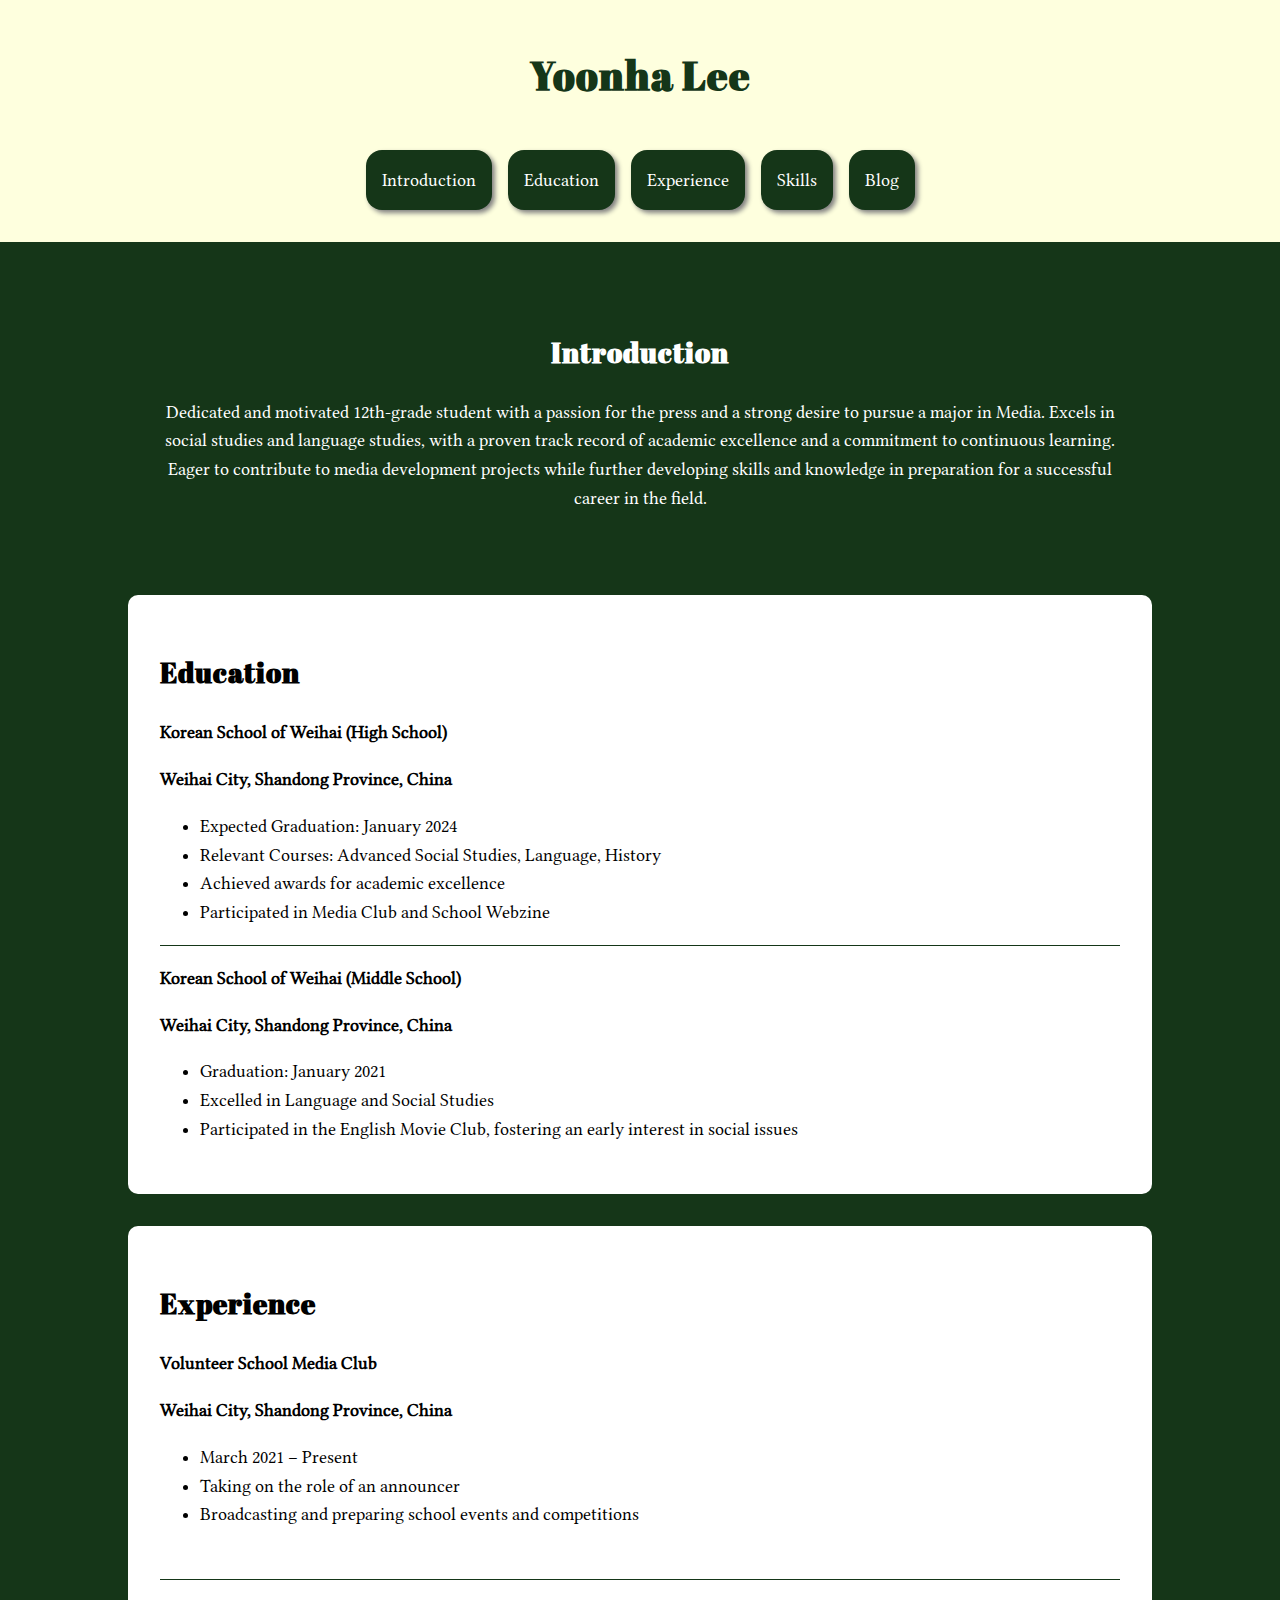
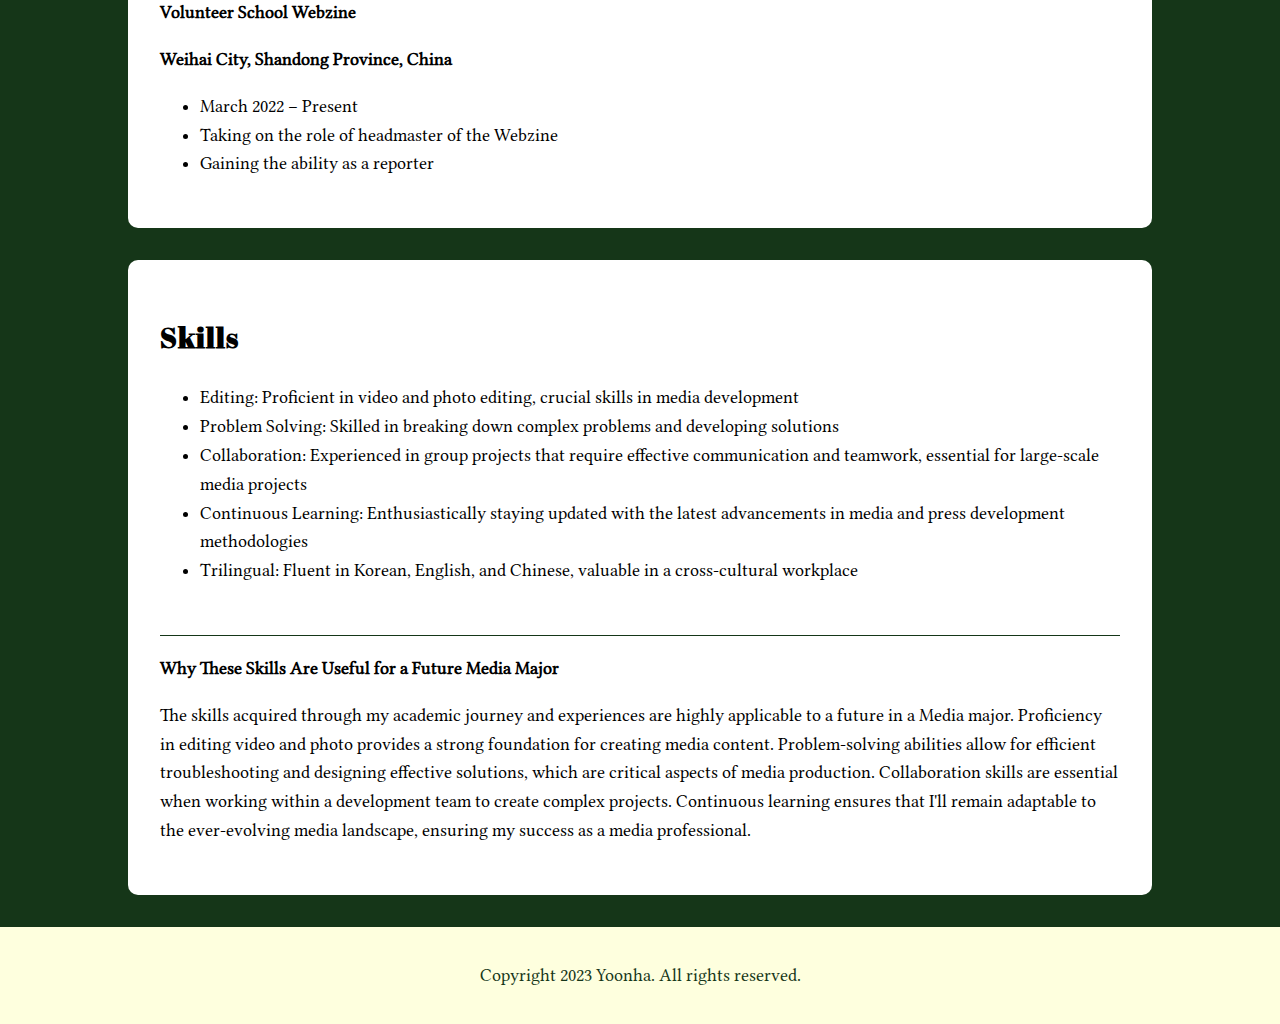
<file: index.html>
<!DOCTYPE html>
<html>

<head>
    <meta name="description" content="My personal website.">
    <meta name="author" content="Yoonha">
    <title>Yoonha</title>
    <link rel="stylesheet" type="text/css" href="styles.css">
</head>
<body>
    <header>
        <h1>Yoonha Lee</h1>
        <nav>
            <a href="#introduction">Introduction</a>
            <a href="#education">Education</a>
            <a href="#experience">Experience</a>
            <a href="#skills">Skills</a>
            <a href="blog.html">Blog</a>
        </nav>
    </header>
    <main>
        <section id="introduction" class="introduction">
            <h2>Introduction</h2>
            <p>Dedicated and motivated 12th-grade student with a passion for the press and a strong desire to pursue a major in Media. Excels in social studies and language studies, with a proven track record of academic excellence and a commitment to continuous learning. Eager to contribute to media development projects while further developing skills and knowledge in preparation for a successful career in the field.</p>
        </section>
        <section id="education" class="regular-block">
            <h2>Education</h2>
            <div class="information">
                <p><b>Korean School of Weihai (High School)</b></p>
                <p><b>Weihai City, Shandong Province, China</b></p>
                <ul>
                    <li>Expected Graduation: January 2024</li>
                    <li>Relevant Courses: Advanced Social Studies, Language, History</li>
                    <li>Achieved awards for academic excellence</li>
                    <li>Participated in Media Club and School Webzine</li>
                </ul>
            </div>
            <div class="information last">
                <p><b>Korean School of Weihai (Middle School)</b></p>
                <p><b>Weihai City, Shandong Province, China</b></p>
                <ul>
                    <li>Graduation: January 2021</li>
                    <li>Excelled in Language and Social Studies</li>
                    <li>Participated in the English Movie Club, fostering an early interest in social issues</li>
                </ul>
            </div>
        </section>
        <section id="experience" class="regular-block">
            <h2>Experience</h2>
            <div class="first">
                <p><b>Volunteer School Media Club</b></p>
                <p><b>Weihai City, Shandong Province, China</b></p>
                <ul>
                    <li>March 2021 – Present</li>
                    <li>Taking on the role of an announcer</li>
                    <li>Broadcasting and preparing school events and competitions</li>
                </ul>
            </div>
            <div class="last">
                <p><b>Volunteer School Webzine</b></p>
                <p><b>Weihai City, Shandong Province, China</b></p>
                <ul>
                    <li>March 2022 – Present</li>
                    <li>Taking on the role of headmaster of the Webzine</li>
                    <li>Gaining the ability as a reporter</li>
                </ul>
            </div>
        </section>
        <section id="skills" class="regular-block">
            <h2>Skills</h2>
            <div class="first">
                <ul>
                    <li>Editing: Proficient in video and photo editing, crucial skills in media development</li>
                    <li>Problem Solving: Skilled in breaking down complex problems and developing solutions</li>
                    <li>Collaboration: Experienced in group projects that require effective communication and teamwork, essential for large-scale media projects</li>
                    <li>Continuous Learning: Enthusiastically staying updated with the latest advancements in media and press development methodologies</li>
                    <li>Trilingual: Fluent in Korean, English, and Chinese, valuable in a cross-cultural workplace</li>
                </ul>
            </div>
            <div class="last">
                <p><b>Why These Skills Are Useful for a Future Media Major</b></p>
                <p>The skills acquired through my academic journey and experiences are highly applicable to a future in a Media major. Proficiency in editing video and photo provides a strong foundation for creating media content. Problem-solving abilities allow for efficient troubleshooting and designing effective solutions, which are critical aspects of media production. Collaboration skills are essential when working within a development team to create complex projects. Continuous learning ensures that I'll remain adaptable to the ever-evolving media landscape, ensuring my success as a media professional.</p>
            </div>
        </section>
    </main>
    <footer>
        <p>Copyright 2023 Yoonha. All rights reserved.</p>
    </footer>
</body>
</html>
</file>
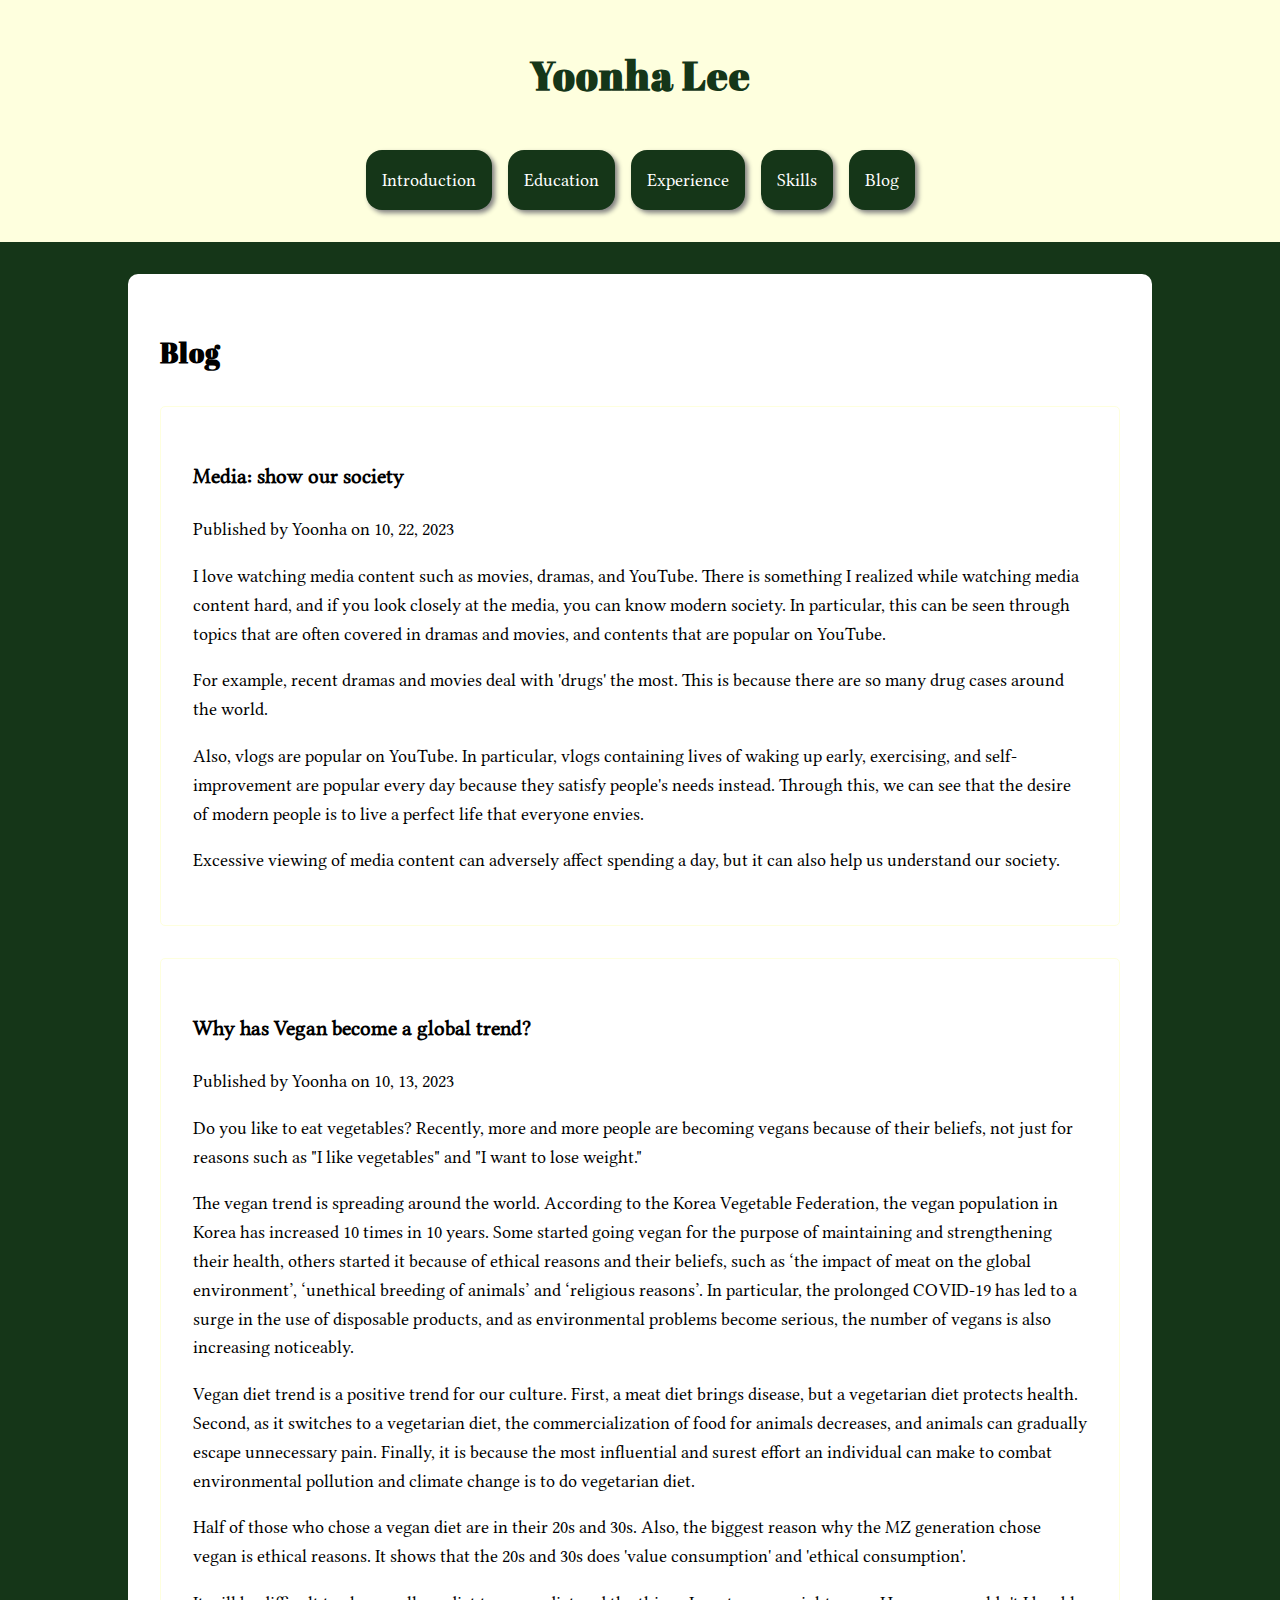
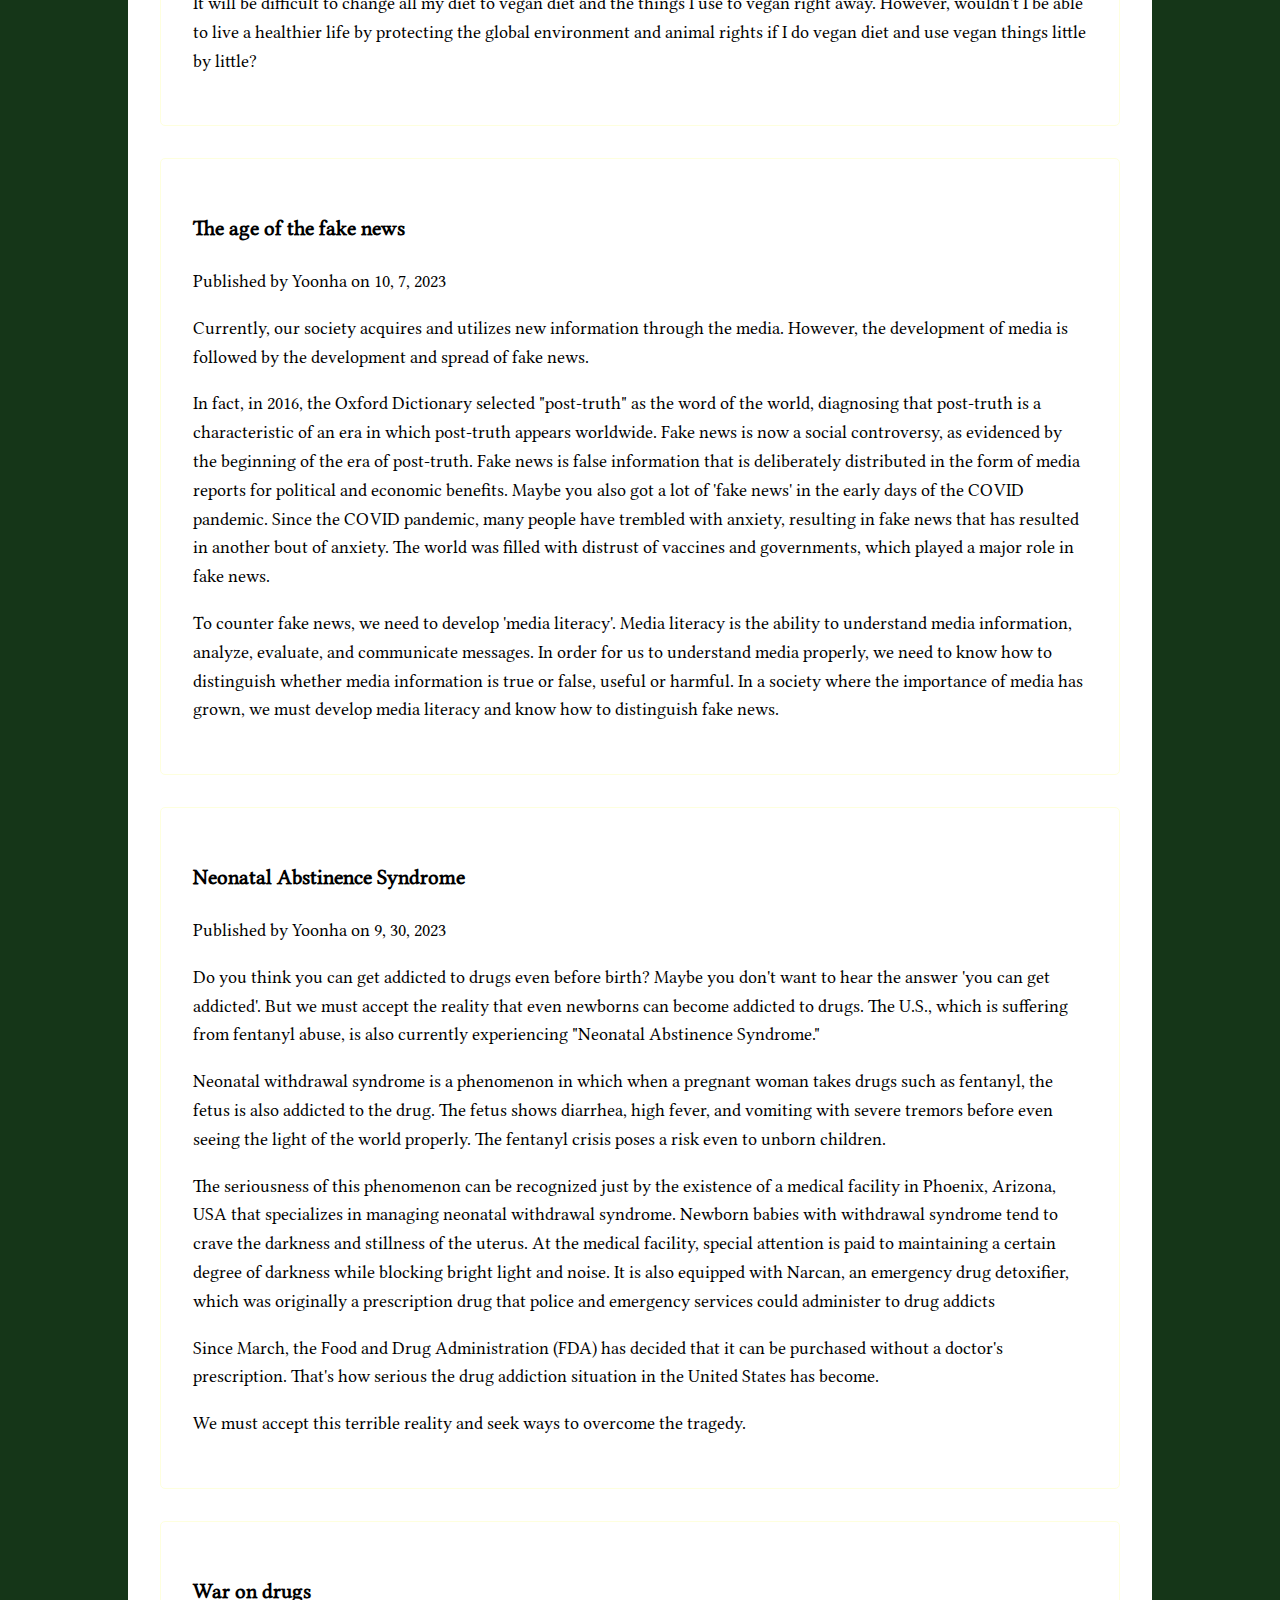
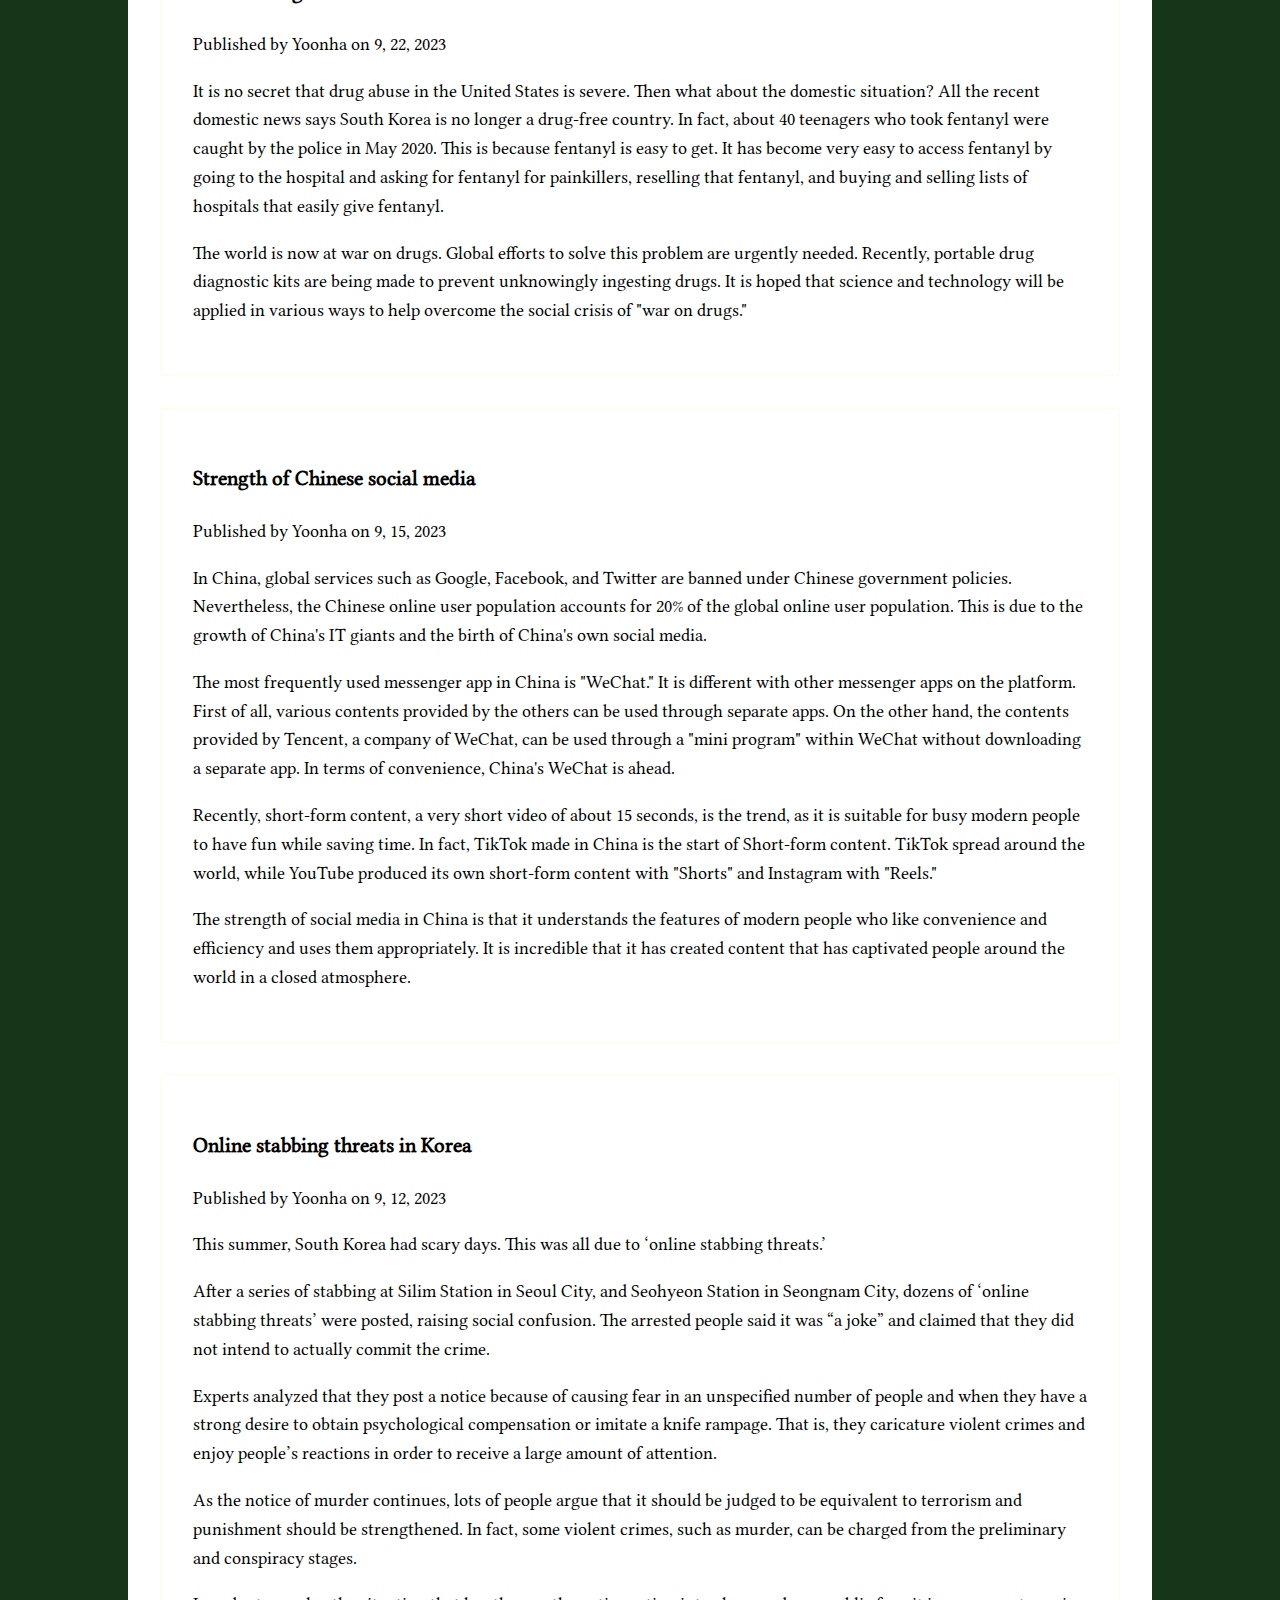
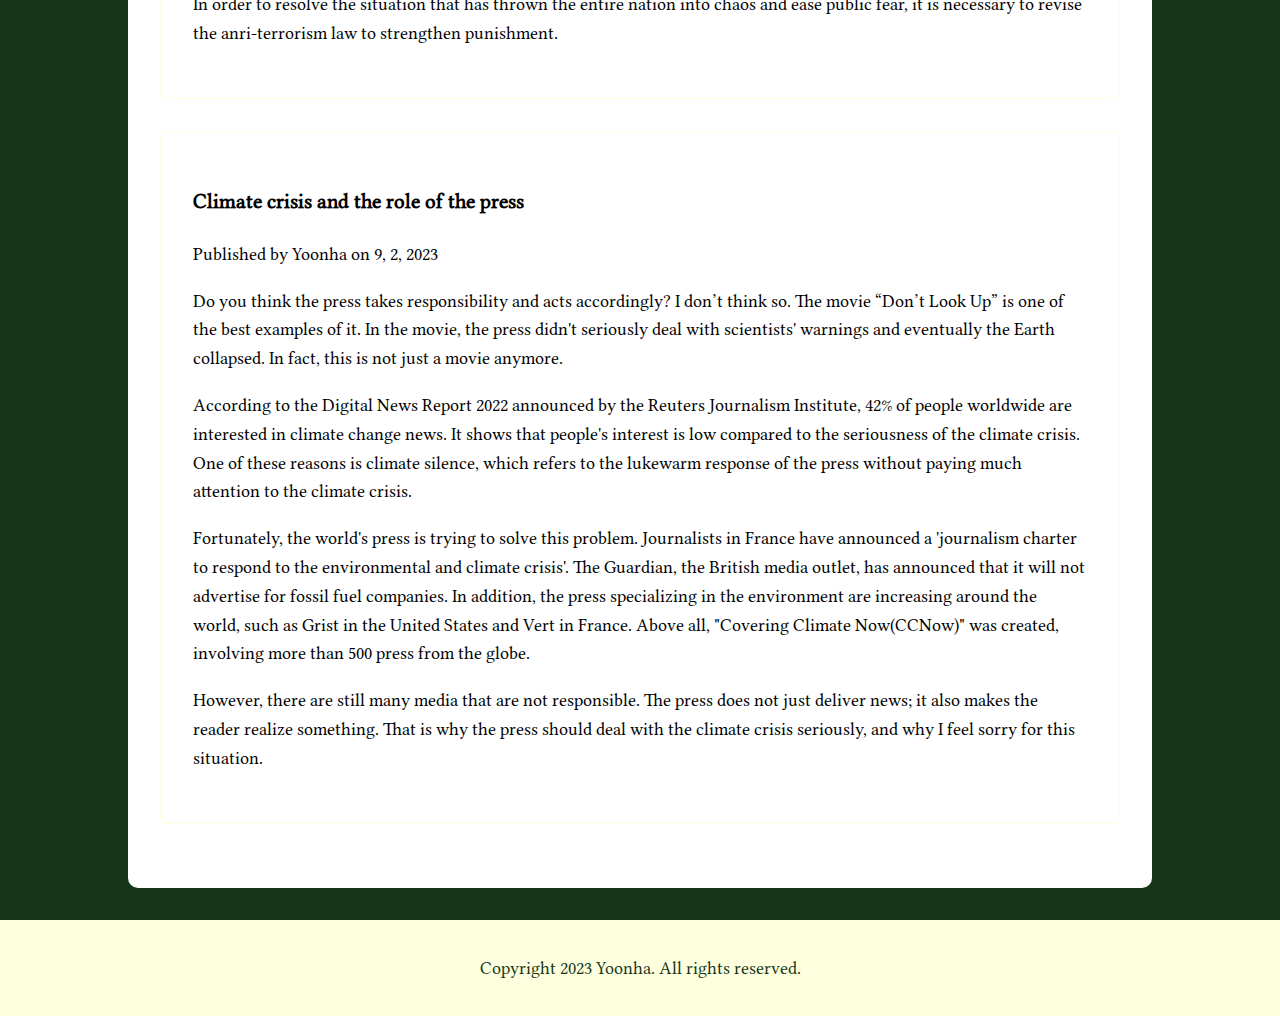
<file: blog.html>
<!DOCTYPE html>
<html>

<head>
    <meta name="description" content="My personal website.">
    <meta name="author" content="Yoonha">
    <title>Blog - Yoonha</title>
    <link rel="stylesheet" type="text/css" href="styles.css">
</head>
<body>
    <header>
        <h1>Yoonha Lee</h1>
        <nav>
            <a href="index.html#introduction">Introduction</a>
            <a href="index.html#education">Education</a>
            <a href="index.html#experience">Experience</a>
            <a href="index.html#skills">Skills</a>
            <a href="blog.html">Blog</a>
        </nav>
    </header>
    <main>
        <section id="blog" class="regular-block">
            <h2>Blog</h2>
            <div class="blog-post">
                <h3>Media: show our society</h3>
                <p class="by line">Published by Yoonha on 10, 22, 2023</p>
                <p>I love watching media content such as movies, dramas, and YouTube. There is something I realized while watching media content hard, and if you look closely at the media, you can know modern society. In particular, this can be seen through topics that are often covered in dramas and movies, and contents that are popular on YouTube.</p>
                <p>For example, recent dramas and movies deal with 'drugs' the most. This is because there are so many drug cases around the world.</p>
                <p>Also, vlogs are popular on YouTube. In particular, vlogs containing lives of waking up early, exercising, and self-improvement are popular every day because they satisfy people's needs instead. Through this, we can see that the desire of modern people is to live a perfect life that everyone envies.</p>
                <p>Excessive viewing of media content can adversely affect spending a day, but it can also help us understand our society.</p>
            </div>
            <div class="blog-post">
                <h3>Why has Vegan become a global trend?</h3>
                <p class="by line">Published by Yoonha on 10, 13, 2023</p>
                <p>Do you like to eat vegetables? Recently, more and more people are becoming vegans because of their beliefs, not just for reasons such as "I like vegetables" and "I want to lose weight."
</p>
                <p>The vegan trend is spreading around the world. According to the Korea Vegetable Federation, the vegan population in Korea has increased 10 times in 10 years. Some started going vegan for the purpose of maintaining and strengthening their health, others started it because of ethical reasons and their beliefs, such as ‘the impact of meat on the global environment’, ‘unethical breeding of animals’ and ‘religious reasons’. In particular, the prolonged COVID-19 has led to a surge in the use of disposable products, and as environmental problems become serious, the number of vegans is also increasing noticeably.</p>
                <p>Vegan diet trend is a positive trend for our culture. First, a meat diet brings disease, but a vegetarian diet protects health. Second, as it switches to a vegetarian diet, the commercialization of food for animals decreases, and animals can gradually escape unnecessary pain. Finally, it is because the most influential and surest effort an individual can make to combat environmental pollution and climate change is to do vegetarian diet.</p>
                <p>Half of those who chose a vegan diet are in their 20s and 30s. Also, the biggest reason why the MZ generation chose vegan is ethical reasons. It shows that the 20s and 30s does 'value consumption' and 'ethical consumption'.</p>
                <p>It will be difficult to change all my diet to vegan diet and the things I use to vegan right away. However, wouldn't I be able to live a healthier life by protecting the global environment and animal rights if I do vegan diet and use vegan things little by little?</p>
            </div>
            <div class="blog-post">
                <h3>The age of the fake news</h3>
                <p class="by line">Published by Yoonha on 10, 7, 2023</p>
                <p>Currently, our society acquires and utilizes new information through the media. However, the development of media is followed by the development and spread of fake news.</p>
                <p>In fact, in 2016, the Oxford Dictionary selected "post-truth" as the word of the world, diagnosing that post-truth is a characteristic of an era in which post-truth appears worldwide. Fake news is now a social controversy, as evidenced by the beginning of the era of post-truth. Fake news is false information that is deliberately distributed in the form of media reports for political and economic benefits. Maybe you also got a lot of 'fake news' in the early days of the COVID pandemic. Since the COVID pandemic, many people have trembled with anxiety, resulting in fake news that has resulted in another bout of anxiety. The world was filled with distrust of vaccines and governments, which played a major role in fake news.</p>
                <p>To counter fake news, we need to develop 'media literacy'. Media literacy is the ability to understand media information, analyze, evaluate, and communicate messages. In order for us to understand media properly, we need to know how to distinguish whether media information is true or false, useful or harmful. In a society where the importance of media has grown, we must develop media literacy and know how to distinguish fake news.</p>
            </div>
            <div class="blog-post">
                <h3>Neonatal Abstinence Syndrome</h3>
                <p class="by line">Published by Yoonha on 9, 30, 2023</p>
                <p>Do you think you can get addicted to drugs even before birth? Maybe you don't want to hear the answer 'you can get addicted'. But we must accept the reality that even newborns can become addicted to drugs. The U.S., which is suffering from fentanyl abuse, is also currently experiencing "Neonatal Abstinence Syndrome."</p>
                <p>Neonatal withdrawal syndrome is a phenomenon in which when a pregnant woman takes drugs such as fentanyl, the fetus is also addicted to the drug. The fetus shows diarrhea, high fever, and vomiting with severe tremors before even seeing the light of the world properly. The fentanyl crisis poses a risk even to unborn children.</p>
                <p>The seriousness of this phenomenon can be recognized just by the existence of a medical facility in Phoenix, Arizona, USA that specializes in managing neonatal withdrawal syndrome. Newborn babies with withdrawal syndrome tend to crave the darkness and stillness of the uterus. At the medical facility, special attention is paid to maintaining a certain degree of darkness while blocking bright light and noise. It is also equipped with Narcan, an emergency drug detoxifier, which was originally a prescription drug that police and emergency services could administer to drug addicts</p>
                <p>Since March, the Food and Drug Administration (FDA) has decided that it can be purchased without a doctor's prescription. That's how serious the drug addiction situation in the United States has become.</p>
                <p>We must accept this terrible reality and seek ways to overcome the tragedy.</p>
            </div>
            <div class="blog-post">
                <h3>War on drugs</h3>
                <p class="by line">Published by Yoonha on 9, 22, 2023</p>
                <p>It is no secret that drug abuse in the United States is severe. Then what about the domestic situation? All the recent domestic news says South Korea is no longer a drug-free country. In fact, about 40 teenagers who took fentanyl were caught by the police in May 2020. This is because fentanyl is easy to get. It has become very easy to access fentanyl by going to the hospital and asking for fentanyl for painkillers, reselling that fentanyl, and buying and selling lists of hospitals that easily give fentanyl.</p>
                <p>The world is now at war on drugs. Global efforts to solve this problem are urgently needed. Recently, portable drug diagnostic kits are being made to prevent unknowingly ingesting drugs. It is hoped that science and technology will be applied in various ways to help overcome the social crisis of "war on drugs."</p>
            </div>
            <div class="blog-post">
                <h3>Strength of Chinese social media</h3>
                <p class="by line">Published by Yoonha on 9, 15, 2023</p>
                <p>In China, global services such as Google, Facebook, and Twitter are banned under Chinese government policies. Nevertheless, the Chinese online user population accounts for 20% of the global online user population. This is due to the growth of China's IT giants and the birth of China's own social media.</p>
                <p>The most frequently used messenger app in China is "WeChat." It is different with other messenger apps on the platform. First of all, various contents provided by the others can be used through separate apps. On the other hand, the contents provided by Tencent, a company of WeChat, can be used through a "mini program" within WeChat without downloading a separate app. In terms of convenience, China's WeChat is ahead.</p>
                <p>Recently, short-form content, a very short video of about 15 seconds, is the trend, as it is suitable for busy modern people to have fun while saving time. In fact, TikTok made in China is the start of Short-form content. TikTok spread around the world, while YouTube produced its own short-form content with "Shorts" and Instagram with "Reels."</p>
                <p>The strength of social media in China is that it understands the features of modern people who like convenience and efficiency and uses them appropriately. It is incredible that it has created content that has captivated people around the world in a closed atmosphere.</p>
            </div>
            <div class="blog-post">
                <h3>Online stabbing threats in Korea</h3>
                <p class="by line">Published by Yoonha on 9, 12, 2023</p>
                <p>This summer, South Korea had scary days. This was all due to ‘online stabbing threats.’</p>
                <p>After a series of stabbing at Silim Station in Seoul City, and Seohyeon Station in Seongnam City, dozens of ‘online stabbing threats’ were posted, raising social confusion. The arrested people said it was “a joke” and claimed that they did not intend to actually commit the crime.</p>
                <p>Experts analyzed that they post a notice because of causing fear in an unspecified number of people and when they have a strong desire to obtain psychological compensation or imitate a knife rampage. That is, they caricature violent crimes and enjoy people’s reactions in order to receive a large amount of attention.</p>
                <p>As the notice of murder continues, lots of people argue that it should be judged to be equivalent to terrorism and punishment should be strengthened. In fact, some violent crimes, such as murder, can be charged from the preliminary and conspiracy stages.</p>
                <p>In order to resolve the situation that has thrown the entire nation into chaos and ease public fear, it is necessary to revise the anri-terrorism law to strengthen punishment.</p>
            </div>
            <div class="blog-post">
                <h3>Climate crisis and the role of the press</h3>
                <p class="by line">Published by Yoonha on 9, 2, 2023</p>
                <p>Do you think the press takes responsibility and acts accordingly? I don’t think so. The movie “Don’t Look Up” is one of the best examples of it. In the movie, the press didn't seriously deal with scientists' warnings and eventually the Earth collapsed. In fact, this is not just a movie anymore.</p>
                <p>According to the Digital News Report 2022 announced by the Reuters Journalism Institute, 42% of people worldwide are interested in climate change news. It shows that people's interest is low compared to the seriousness of the climate crisis. One of these reasons is climate silence, which refers to the lukewarm response of the press without paying much attention to the climate crisis.</p>
                <p>Fortunately, the world's press is trying to solve this problem. Journalists in France have announced a 'journalism charter to respond to the environmental and climate crisis'. The Guardian, the British media outlet, has announced that it will not advertise for fossil fuel companies. In addition, the press specializing in the environment are increasing around the world, such as Grist in the United States and Vert in France. Above all, "Covering Climate Now(CCNow)" was created, involving more than 500 press from the globe.</p>
                <p>However, there are still many media that are not responsible. The press does not just deliver news; it also makes the reader realize something. That is why the press should deal with the climate crisis seriously, and why I feel sorry for this situation.</p>
            </div>
        </section>
    </main>
    <footer>
        <p>Copyright 2023 Yoonha. All rights reserved.</p>
    </footer>
</body>
</html>
</file>
<file: styles.css>
@font-face {
    font-family: 'AbrilFatface-Regular';
    src: local('AbrilFatface-Regular'), url("AbrilFatface-Regular.otf") format("opentype");
}
@font-face {
    font-family: 'SourceSansPro-Regular';
    src: local("SourceSansPro-Regular"), url("SourceSansPro-Regular.otf") format("opentype");
}
@font-face {
    font-family: 'LinLibertine_R';
    src: local("LinLibertine_R"), url("LinLibertine_R.otf") format("opentype");
}
body {
    background-color: #153618;
    font-family: 'LinLibertine_R', Arial, sans-serif;
    font-size: 18px;
    line-height: 1.6;
    margin: 0;
    padding: 0;
}
h1 {
    font-family: 'AbrilFatface-Regular', Arial, sans-serif;
    font-size: 40px;
    letter-spacing: 1px;
}
h2 {
    font-family: 'AbrilFatface-Regular', Arial, sans-serif;
    font-size: 28px;
    letter-spacing: 1px;
}
header {
    background-color: #feffde;
    color: #153618;
    text-align: center;
    padding: 1rem 0;
}
nav {
    display: flex;
    justify-content: center;
    gap: 1rem;
    padding: 1rem 0;
}
nav a {
    background: #153618;
    padding: 1rem;
    border-radius: 1rem;
    color: #ffffff;
    text-decoration: none;
    box-shadow: 3px 3px 5px gray;
    transition: 0.5s;
}
footer {
    background-color: #feffde;
    color: #153618;
    text-align: center;
    padding: 1rem 0;
}
nav a:hover {
    background: #ffffff;
    color: #153618;
}
main {
    margin: 0 auto;
    width: 80%;
}
.introduction {
    margin: 2rem 0;
    padding: 2rem;
    text-align: center;
    color: #ffffff;
}
.regular-block {
    background: #ffffff;
    border-radius: 10px;
    margin: 2rem 0;
    padding: 2rem;
    transition: 0.5s;
}
.regular-block:hover {
    background: #feffed;
    box-shadow: 0 0 20px gray;
}
.information {
    border-bottom: 1px solid #153618;
}
.first {
    border-bottom: 1px solid #153618;
    padding-bottom: 2rem;
}
.last {
    border-bottom: 2rem;
}
.blog-post {
    border: 1px solid #feffde;
    border-radius: 5px;
    margin: 2rem 0;
    padding: 2rem;
}
.byline {
    color: #153618;
}
</file>
